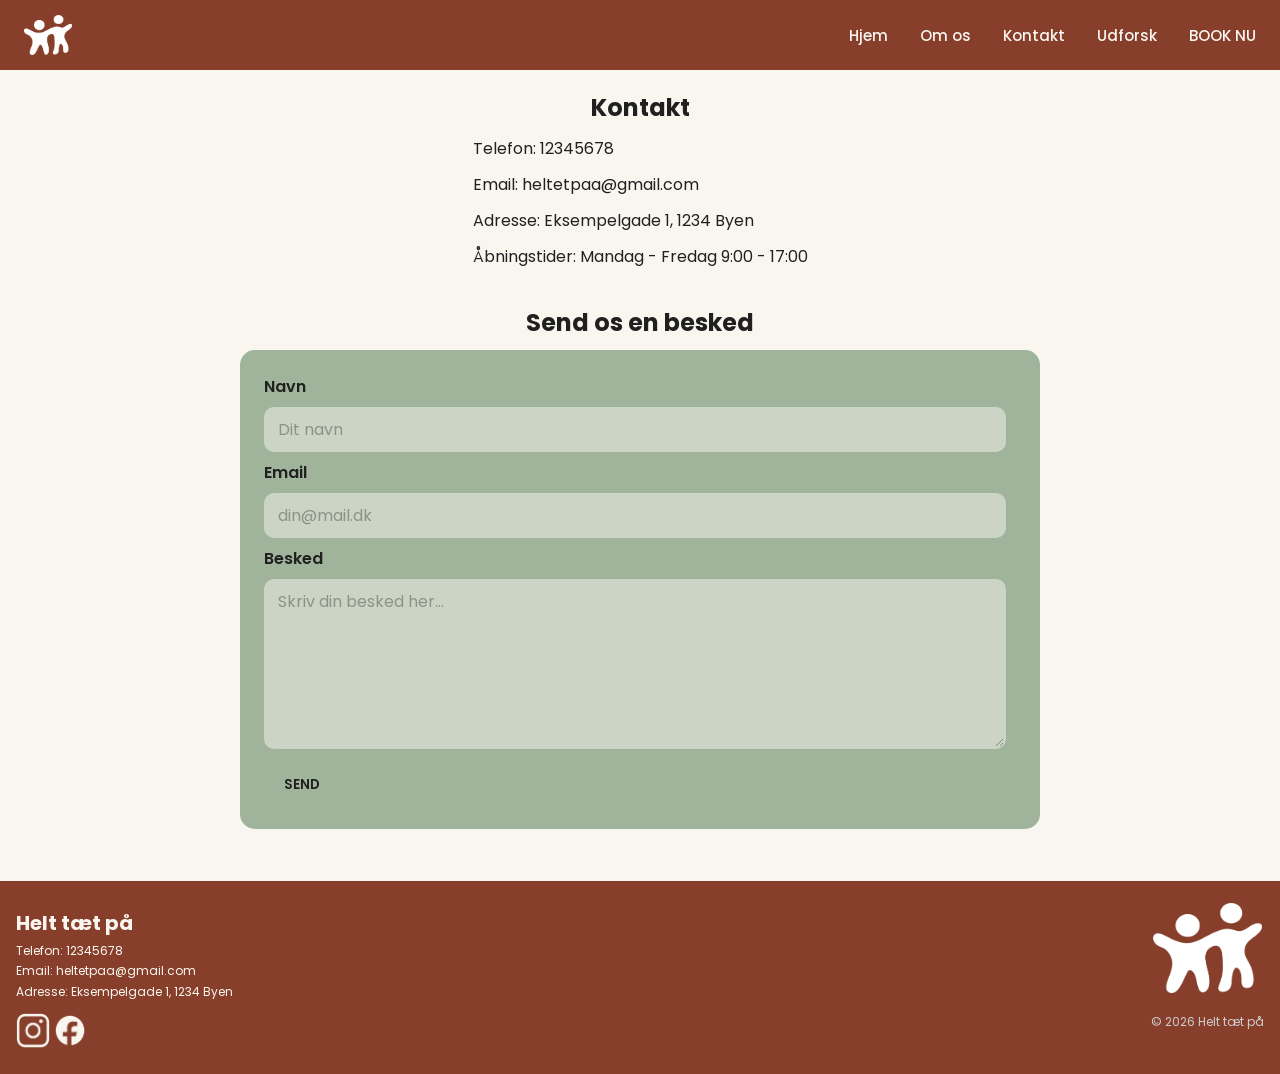
<file: Project-1-MMD/kontakt.html>
<!DOCTYPE html>
<html lang="da">
<head>
    <meta charset="UTF-8">
    <meta name="viewport" content="width=device-width, initial-scale=1.0">
    <link rel="stylesheet" href="css/style.css">
    <link href="https://fonts.googleapis.com/css2?family=Poppins:wght@300;400;500;600;700&display=swap" rel="stylesheet">
    <title>Kontakt</title>
</head>
<body>
    <header>
        <nav class="navbar">
            <img src="img/logo.png" alt="" class="logo">
            <ul class="navbar__menu">
                <li><a href="index.html" class="navbar__link">Hjem</a></li>
                <li><a href="omos.html" class="navbar__link">Om os</a></li>
                <li><a href="kontakt.html" class="navbar__link">Kontakt</a></li>
                <li><a href="udforsk.html" class="navbar__link">Udforsk</a></li>
                <li><a href="bookandreserve.html" class="navbar__link">BOOK NU</a></li>
            </ul>
        </nav>
    </header>

    <main>
        <section class="titel" id="home">
            <h1>Kontakt</h1>
            <div class="contact-info">
                <p>Telefon: <a href="tel:12345678">12345678</a></p>
                <p>Email: <a href="mailto:info@taetpaadk.dk">heltetpaa@gmail.com</a></p>
                <p>Adresse: <a href="https://www.google.com/maps/place/Eksempelgade+1,+1234+Byen" target="_blank" rel="noopener noreferrer">Eksempelgade 1, 1234 Byen</a></p>
                <p>Åbningstider: Mandag - Fredag 9:00 - 17:00</p>
            </div>
        </section>
        
        <section class="kontakt-section">
            <h2>Send os en besked</h2>
            <form class="kontakt-form" action="mailto:miesim01@iba.dk" method="post" enctype="text/plain">
                <label for="navn">Navn</label>
                <input type="text" id="navn" name="navn" placeholder="Dit navn" required>

                <label for="mail">Email</label>
                <input type="email" id="mail" name="mail" placeholder="din@mail.dk" required>

                <label for="besked">Besked</label>
                <textarea id="besked" name="besked" rows="6" placeholder="Skriv din besked her..." required></textarea>

                <button type="submit" class="book-knap">SEND</button>
            </form>
        </section>
    </main>

    <footer>
        <div class="mere-info">
            <h4>Helt tæt på</h4>
            <p>Telefon: <a href="tel:12345678">12345678</a></p>
            <p>Email: <a href="mailto:info@taetpaadk.dk">heltetpaa@gmail.com</a></p>
            <p>Adresse: <a href="https://www.google.com/maps/place/Eksempelgade+1,+1234+Byen" target="_blank" rel="noopener noreferrer">Eksempelgade 1, 1234 Byen</a></p>
            <a href="https://www.instagram.com/ibakolding/" target="_blank">
                <img src="img/icon/instagram.png" class="socialmedia">
            </a>
            <a href="https://www.facebook.com/IBAErhvervsakademiKolding" target="_blank">
                <img src="img/icon/facebook.png" class="socialmedia">
            </a>
        </div>
        
        <div class="footer-end">
            <img src="img/logo.png" alt="" class="logo footer-logo">
            <p class="footer">&copy; 2026 Helt tæt på</p>
        </div>
    </footer>

</body>
</html>
</file>
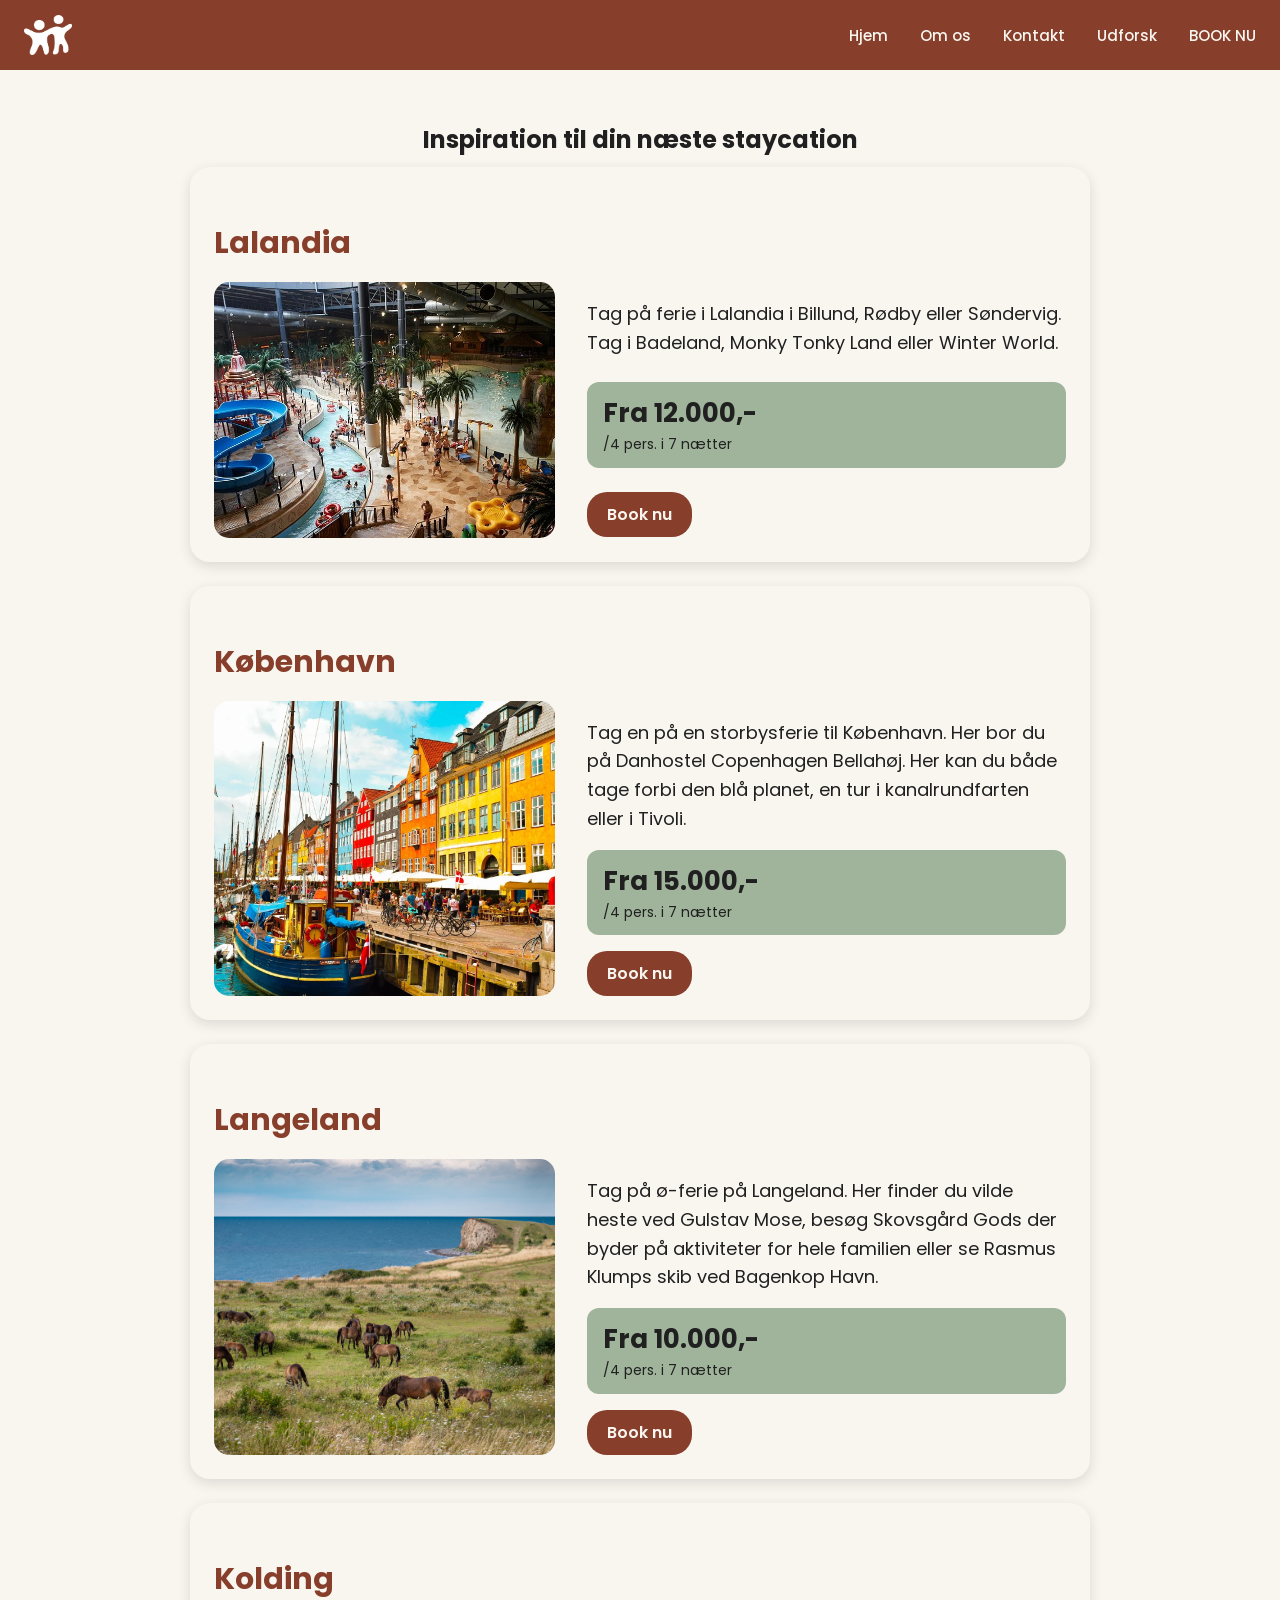
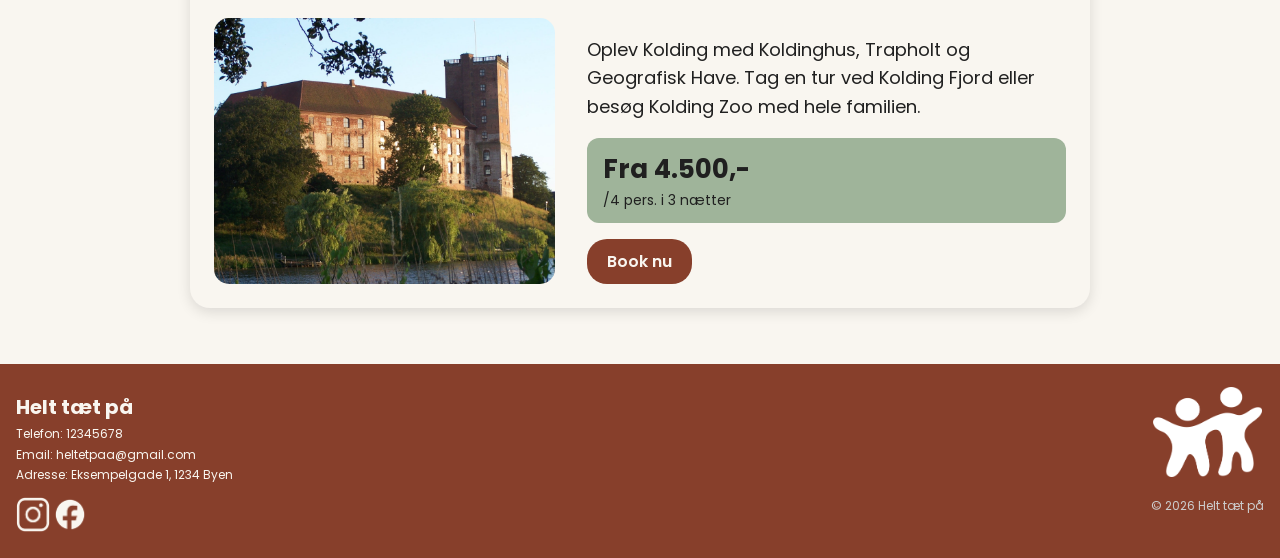
<file: Project-1-MMD/udforsk.html>
<!DOCTYPE html>
<html lang="da">
<head>
    <meta charset="UTF-8">
    <meta name="viewport" content="width=device-width, initial-scale=1.0">
    <title>Helt tæt på</title>
    <link rel="stylesheet" href="css/style.css">
    <link href="https://fonts.googleapis.com/css2?family=Poppins:wght@300;400;500;600;700&display=swap" rel="stylesheet">
</head>
<body>
    <header>
        <nav class="navbar">
            <img src="img/logo.png" alt="" class="logo">
            <ul class="navbar__menu">
                <li><a href="index.html" class="navbar__link">Hjem</a></li>
                <li><a href="omos.html" class="navbar__link">Om os</a></li>
                <li><a href="kontakt.html" class="navbar__link">Kontakt</a></li>
                <li><a href="udforsk.html" class="navbar__link">Udforsk</a></li>
                <li><a href="bookandreserve.html" class="navbar__link">BOOK NU</a></li>
            </ul>
        </nav>
    </header>

    <main>
        <section class="oplevelser">
            <h1>Inspiration til din næste staycation</h1>
            <div class="oplevelse-item">
                <h3>Lalandia</h3>
                <div class="indhold">
                    <img src="img/lalandia.jpg" class="item-img">
                    <div class="oplevelse-tekst">
                        <p>Tag på ferie i Lalandia i Billund, Rødby eller Søndervig. Tag i Badeland, Monky Tonky Land eller Winter World.</p>
                        <div class="pris">
                            <h4>Fra 12.000,-</h4>
                            <p>/4 pers. i 7 nætter</p>
                        </div>
                        <a href="bookandreserve.html" target="_blank" class="book-knap">Book nu</a>
                    </div>
                </div>
            </div>

            <div class="oplevelse-item">
                <h3>København</h3>
                <div class="indhold">
                    <img src="img/billede1.jpg" class="item-img">
                    <div class="oplevelse-tekst">
                        <p>Tag en på en storbysferie til København. Her bor du på Danhostel Copenhagen Bellahøj. Her kan du både tage forbi den blå planet, en tur i kanalrundfarten eller i Tivoli.</p>
                        <div class="pris">
                            <h4>Fra 15.000,-</h4>
                            <p>/4 pers. i 7 nætter</p>
                        </div>
                        <a href="bookandreserve.html" target="_blank" class="book-knap">Book nu</a>
                    </div>
                </div>
            </div>

            <div class="oplevelse-item">
                <h3>Langeland</h3>
                <div class="indhold">
                    <img src="img/langeland.jpg" class="item-img">
                    <div class="oplevelse-tekst">
                        <p>Tag på ø-ferie på Langeland. Her finder du vilde heste ved Gulstav Mose, besøg Skovsgård Gods der byder på aktiviteter for hele familien eller se Rasmus Klumps skib ved Bagenkop Havn.</p>
                        <div class="pris">
                            <h4>Fra 10.000,-</h4>
                            <p>/4 pers. i 7 nætter</p>
                        </div>
                        <a href="bookandreserve.html" target="_blank" class="book-knap">Book nu</a>
                    </div>
                </div>
            </div>

            <div class="oplevelse-item">
                <h3>Kolding</h3>
                <div class="indhold">
                    <img src="img/Koldinghus.jpg" class="item-img">
                    <div class="oplevelse-tekst">
                        <p>Oplev Kolding med Koldinghus, Trapholt og Geografisk Have. Tag en tur ved Kolding Fjord eller besøg Kolding Zoo med hele familien.</p>
                        <div class="pris">
                            <h4>Fra 4.500,-</h4>
                            <p>/4 pers. i 3 nætter</p>
                        </div>
                        <a href="bookandreserve.html" target="_blank" class="book-knap">Book nu</a>
                    </div>
                </div>
            </div>
        </section>
    </main>
    <footer>
        <div class="mere-info">
            <h4>Helt tæt på</h4>
            <p>Telefon: <a href="tel:12345678">12345678</a></p>
            <p>Email: <a href="mailto:info@taetpaadk.dk">heltetpaa@gmail.com</a></p>
            <p>Adresse: <a href="https://www.google.com/maps/place/Eksempelgade+1,+1234+Byen" target="_blank" rel="noopener noreferrer">Eksempelgade 1, 1234 Byen</a></p>
            <a href="https://www.instagram.com/ibakolding/" target="_blank">
                <img src="img/icon/instagram.png" class="socialmedia">
            </a>
            <a href="https://www.facebook.com/IBAErhvervsakademiKolding" target="_blank">
                <img src="img/icon/facebook.png" class="socialmedia">
            </a>
        </div>
        
        <div class="footer-end">
            <img src="img/logo.png" alt="" class="logo footer-logo">
            <p class="footer">&copy; 2026 Helt tæt på</p>
        </div>
    </footer>
</body>
</html>
</file>
<file: Project-1-MMD/css/style.css>
* body {
    box-sizing: border-box;
    font-family: 'Poppins', sans-serif;
    margin: 0;
    padding: 0;
    background-color: #F9F6F0;
}

img{
    width: 100%;
}

header {
    text-align: center;
    color: #F9F6F0;
}

.navbar {
    display: flex;
    align-items: center;
    justify-content: space-between;
    padding: 0 1.5rem;
    height: 70px;
    background-color: #873F2B;
}

.logo{
    height: 40px;
    width: auto;

}

.navbar__menu {
    display: flex;
    list-style: none;
    gap: 32px;
    margin: 0;
    padding: 0;
}

.navbar__link {
    color: #F9F6F0;
    text-decoration: none;
    font-size: 15px;
    font-weight: 500;
    padding: 5px 0;
    position: relative;
    transition: color 0.2s ease;
}

.navbar__link::after {
    content: "";
    position: absolute;
    left: 0;
    bottom: -2px;
    width: 0;
    height: 2px;
    background-color: #9FB49A;
    transition: width 0.25s ease;
}

.navbar__link:hover {
    color: #8A9A86;
}

.navbar__link:hover::after {
    width: 100%;
}

main {
    display: flex;
    flex-direction: column;
    align-items: center;
    padding: 0 2em 2em;
}

.hero-content{
    align-items: center;
    justify-content: center;
}

.hero {
    aspect-ratio: 16 / 7;
    max-height: 400px;
    min-height: 200px; 
    display: flex;
    align-items: center;
    justify-content: center;
    text-align: center;
    background-image:
        linear-gradient(rgba(0, 0, 0, 0.4), rgba(0, 0, 0, 0.4)),
        url("/img/banner.jpg");
        height: 100%;
        width: 100%;
    background-size: cover;
    background-position: center 50%;
    padding: 2em;
    margin-top: 0;
}

.hero-omos-banner {
    position: relative;
    overflow: hidden;
    width: 100%;
    min-height: 400px;
    object-fit: cover;
}

.hero-video {
    position: absolute;
    top: 0;
    left: 0;
    width: 100%;
    height: 100%;
    object-fit: cover;
}

.search-box {
  display: flex;
  max-width: 1000px;
  margin: auto;
  padding: 2em;
  gap: 20px;
  opacity: 40%;
}

.search-box input {
  width: 100%;
  padding: 8px 12px;
  font-size: 16px;
  border: 0px solid white;
  border-radius: 20px;
  outline: none;
}

.book-nu {
  display: inline-block;
  font-weight: 600;
  padding: 10px 20px;
  background: #9FB49A;
  color: #202020;
  text-decoration: none;
  border-radius: 20px;
  border: 0px solid white;
}

.book-nu:hover {
  background-color: #8A9A86;
}

.book-knap {
    display: inline-block;
    padding: 10px 20px;
    background: #9FB49A;
    color: #202020;
    text-decoration: none;
    border-radius: 6px;
    font-weight: 600;
}

.book-knap:hover {
  background-color: #8A9A86;
}

.hero h1{
    font-size: 70px;
}

.hero h1,
.hero p {
    color: #F9F6F0;
}

.hero-booknu h1,
.hero-booknu p {
    color: #F9F6F0;
}

.section-text {
    background-color: #F9F6F0;
    padding: 1em;
    margin-bottom: 20px;
    box-shadow: 0 0 10px rgba(0, 0, 0, 0.1);
    width: 100%;
    max-width: 600px;
    border-radius: 20px;
    margin-top: 1em;
}

.section-text-book{
    background-color: #F9F6F0;
    padding: 1em;
    margin-bottom: 20px;
    box-shadow: 0 0 10px rgba(0, 0, 0, 0.1);
    width: 100%;
    max-width: 600px;
    border-radius: 20px;
    text-align: center;
}

h1, h2 {
    color: #202020;
    margin-bottom: 10px;
    text-align: center;
}

p {
    color: #202020;
    margin-bottom: 20px;
}

a{
    display: inline-block;
    text-decoration: none;
}

footer {
    background-color: #873F2B;
    color: #F9F6F0;
    padding: 1em;
    display: flex;
    align-items: center;
    justify-content: space-between;
}

.footer {
    font-size: 12px;
    color: #ccc;
}

.footer-logo {
    height: 90px;
    width: auto;
}

h4 {
    font-size: 20px;
}
.mere-info {
    color: #F9F6F0;
    text-align: left;
    margin-bottom: 10px;
    font-size: 12px;
    line-height: 0.5px;
}

.mere-info p, .mere-info a{
    color: #F9F6F0;
}

.footer-end {
    display: flex;
    flex-direction: column;
    align-items: center;
    text-align: center;
    gap: 8px;
}

.galleri-section {
    width: 100%;
    max-width: auto;
}

.galleri-container {
    display: grid;
    grid-template-columns: repeat(auto-fit, minmax(150px, 1fr));
    gap: 12px;
}

.galleri-container-carousel {
    display: flex;
    gap: 12px;
    overflow-x: auto;
    scroll-snap-type: x mandatory;
    scroll-behavior: smooth;
    padding-bottom: 12px;
    
}

.galleri-box {
    flex: 0 0 250px;
    scroll-snap-align: start;
    position: relative;
    background-color: #9FB49A;
    border-radius: 15px;
    padding: 8px;
    display: flex;
    flex-direction: column;
}

.galleri-box-tekst{
    color:#202020;
    font-size: 15px;
}

.galleri-box .galleri-link {
    margin-top: auto;
}

.galleri {
    width: 100%;
    aspect-ratio: 3 / 4;
    object-fit: cover;
    transition: transform 0.3s ease, filter 0.3s ease;
    border-radius: 15px;
}

.galleri-link {
    display: block;
    overflow: hidden;
    border-radius: 15px;
}

.galleri-link:hover .galleri {
    transform: scale(1.08);
    filter: brightness(0.7);
}

.hero-omos {
    display: flex;
    align-items: center;
    gap: 2rem;
    flex-wrap: wrap;
}

.titel {
    flex: 1;
    min-width: 280px;
}

.video {
    flex: 1;
    min-width: 280px;
}

.video video {
    width: auto;
    height: auto;
    display: block;
    border-radius: 20px;
    padding: 5px;
    margin-bottom: 20px;
    margin-top: 1em;
    max-width: 600px;
    text-align: center;
}

.kontakt-section {
    width: 100%;
    max-width: 800px;
    margin-bottom: 20px;
}

.kontakt-form {
    display: flex;
    flex-direction: column;
    gap: 8px;
    padding: 1.5em;
    background-color: #9FB49A;
    border-radius: 15px;
}

.kontakt-form label {
    font-weight: 600;
    color: #202020;
}

.kontakt-form input,
.kontakt-form textarea {
    width: 95%;
    padding: 8px 12px;
    font-family: inherit;
    font-size: 16px;
    color: #202020;
    background-color: #F9F6F0;
    border: 2px solid transparent;
    border-radius: 10px;
    outline: none;
    opacity: 50%;
}

.kontakt-form input:focus,
.kontakt-form textarea:focus {
    border-color: #873F2B;
}

.kontakt-form textarea {
    resize: vertical;
}

.kontakt-form button {
    align-self: flex-start;
    margin-top: 8px;
    border: none;
    cursor: pointer;
    font-family: inherit;
}

.oplevelser {
    width: 100%;
    max-width: 900px;
    padding-top: 2em;
}

.oplevelse-item {
    background-color: #F9F6F0;
    padding: 1.5em;
    margin-bottom: 24px;
    box-shadow: 0 4px 14px rgba(0, 0, 0, 0.12);
    border-radius: 20px;
    transition: transform 0.25s ease, box-shadow 0.25s ease;
}

.oplevelse-item:hover {
    transform: translateY(-4px);
    box-shadow: 0 8px 22px rgba(0, 0, 0, 0.18);
}

.oplevelse-item h3 {
    font-size: 30px;
    font-weight: 700;
    color: #873F2B;
    text-align: left;
    margin-bottom: 16px;
}

.indhold {
    display: flex;
    align-items: stretch;
    gap: 2rem;
}

.item-img {
    width: 40%;
    flex-shrink: 0;
    aspect-ratio: 4 / 3;
    object-fit: cover;
    border-radius: 15px;
}

.oplevelse-tekst {
    display: flex;
    flex-direction: column;
    justify-content: space-between;
    flex: 1;
}

.oplevelse-tekst p {
    font-size: 18px;
    line-height: 1.6;
    margin-bottom: 16px;
}

.pris {
    display: flex;
    flex-direction: column;
    background-color: #9FB49A;
    padding: 12px 16px;
    border-radius: 12px;
    margin-bottom: 16px;
}

.oplevelse-tekst .pris h4 {
    font-size: 26px;
    font-weight: 700;
    color: #202020;
    margin: 0;
}

.oplevelse-tekst .pris p {
    font-size: 14px;
    margin: 0;
}

.oplevelse-tekst .book-knap {
    align-self: flex-start;
    background-color: #873F2B;
    color: #F9F6F0;
    border-radius: 20px;
}

.oplevelse-tekst .book-knap:hover {
    background-color: #6b3121;
}

.book-section {
    width: 100%;
    max-width: 600px;
}

.book-and-pay {
    display: flex;
    flex-direction: column;
    gap: 12px;
    width: 100%;
}

.book-and-pay input {
    width: 100%;
    box-sizing: border-box;
    padding: 10px 16px;
    font-family: inherit;
    font-size: 16px;
    color: #202020;
    background-color: #f5f5f5;
    border: 1px solid #9FB49A;
    border-radius: 20px;
    outline: none;
}

.book-and-pay input:focus {
    border-color: #9FB49A;
}

.book-actions {
    display: flex;
    flex-wrap: wrap;
    gap: 12px;
    margin-top: 8px;
}

.book-btn {
    flex: 1 1 150px;
    display: flex;
    align-items: center;
    justify-content: center;
    gap: 10px;
    padding: 14px 20px;
    font-family: inherit;
    font-size: 16px;
    font-weight: 600;
    color: #202020;
    background-color: #9FB49A;
    border: none;
    border-radius: 20px;
    cursor: pointer;
}

.btn-icon {
    width: 20px;
    height: 20px;
    object-fit: contain;
    flex-shrink: 0;
}

.book-btn:hover {
    background-color: #8A9A86;
}

.review-section {
    display: flex;
    gap: 12px;
}
.review {
    box-sizing: border-box;
    display: flex;
    flex-direction: column;
    align-items: center;
    text-align: center;
    width: 100%;
    max-width: 340px;
    margin: 1em 0 20px;
    padding: 24px 20px;
    background-color: #9FB49A;
    border-radius: 24px;
}

.review-header {
    display: flex;
    align-items: center;
    gap: 10px;
    margin-bottom: 16px;
    font-weight: 500;
    color: #202020;
}

.review-logo {
    width: auto;
    height: 30px;
}

.review-img {
    width: 200px;
    height: 200px;
    object-fit: cover;
    border-radius: 50%;
}

.review-stars {
    color: #E07B4C;
    font-size: 28px;
    letter-spacing: 6px;
    margin: 16px 0 8px;
}

.review-p {
    color: #F9F6F0;
    font-style: italic;
    font-size: 20px;
    line-height: 1.8;
    margin: 0 0 8px;
}

.review-navn {
    color: #873F2B;
    font-weight: 600;
    margin: 0;
}

.ikoner {
    display: flex;
    gap: 12px;
    margin-top: 8px;
    height: 100px;
    width: auto;
    float: right;
}

.contact-info {
    line-height: 1;
}

.contact-info a {
    color:#202020
}

.socialmedia {
    margin-top: 1px;
    height: 35px;
    width: auto;
}

.hero-tak-foratsemed {
    position: relative;
    overflow: hidden;
    width: 100%;
    height: 800px;
    object-fit: cover;
}
</file>
